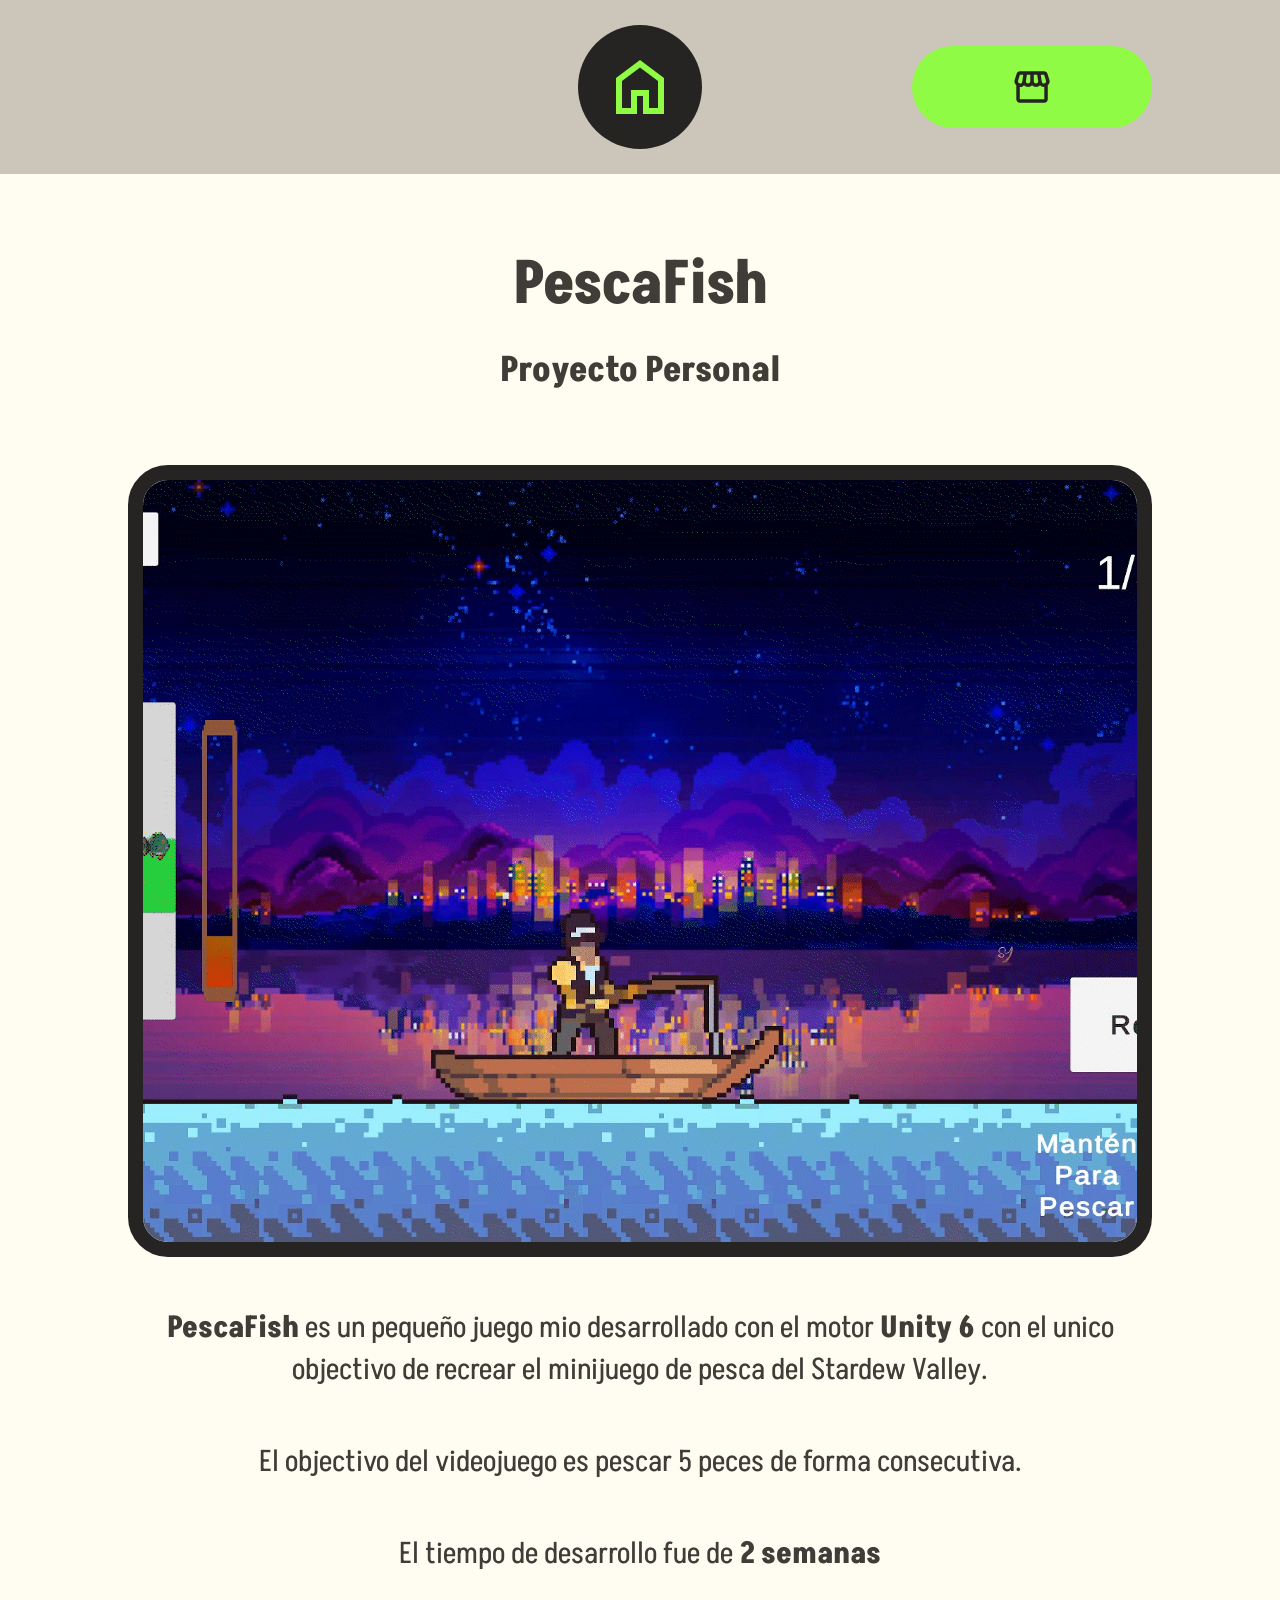
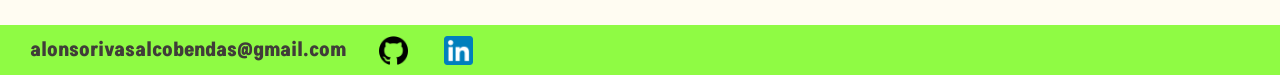
<file: html/PescaFish.html>
<!DOCTYPE html>
<html lang="en">
<head>
    <meta charset="UTF-8">
    <meta name="viewport" content="width=device-width, initial-scale=1.0">
    <title>Alonso Rivas Web Site</title>
    <link rel="stylesheet" href="../css/proyect.css">
    <link rel="stylesheet" href="../css/fuentes.css">
        <link rel="icon" href="../pictures/Logo/Mi_logo.svg">
</head>
<body>
    
    <div class="header">
            <a class="botonHome" href="../index.html">
                <img src="../pictures/projectoGeneral/home.svg" alt="">
            </a>

            <a class="botonStore" href="https://github.com/AlonsoRial/PescaFish">
                <img src="../pictures/projectoGeneral/store.svg" alt="">
            </a>

    </div>

    <div style="margin-top: 50px;">
        <!-- <h2 class="centrarH">Programador de Combates</h2> -->
        <h1 class="centrarH" >PescaFish</h1>
        <h3 class="centrarH" >Proyecto Personal</h3>
    </div>



    <div class="VentanaGrande">

        <div class="ImagenVentanaGrande">
            <img src="../pictures/Proyectos/PescaFish/pescando.gif" alt="">
        </div>
   
        <p> <strong>PescaFish</strong> es un pequeño juego mio desarrollado con el motor <strong>Unity 6</strong> con el unico objectivo de recrear el minijuego de pesca del Stardew Valley.</p>
        <p>El objectivo del videojuego es pescar 5 peces de forma consecutiva.</p>
        <p>El tiempo de desarrollo fue de <strong>2 semanas</strong></p>
      
    </div>


    <!-- <div class="VentanaLateral">
        <div class="ImagenVentanaLateral">
            <img src="../pictures/Proyectos/OverZhousands/combate.gif" alt="">
        </div>

        <div class="TextoVentanaLateral">
            <p>Programar el sistema de <strong>combate</strong></p>
        </div>

    </div>


    <div class="DobleVentana">
        <div class="VentanaIzq">
            <div class="ImagenVentanaDoble">
                <img  src="../pictures/Proyectos/OverZhousands/camara.gif" alt="">
            </div>

            <div class="TextoDobleVentana">
                <p>Programar el sistema de <strong>cámara</strong> y la rotación de elementos <strong>2D</strong></p>
            </div>
        </div>

        <div class="VentanaDer">
            <div class="ImagenVentanaDoble">
                <img  src="../pictures/Proyectos/OverZhousands/sonido.gif" alt="">
            </div>

            <div class="TextoDobleVentana">
                <p>Programar el sistema de <strong>sonido</strong> y la gestión de audio en el juego</p>
            </div>
        </div>
    </div> -->


    <div id="footer">
        <p>alonsorivasalcobendas@gmail.com</p>
        <a href="https://github.com/AlonsoRial">
            <img src="../pictures/footer/github.png" alt="alonso rivas github">
        </a>

        <a href="https://www.linkedin.com/in/alonso-rivas-alcobendas-693525209/">
            <img src="../pictures/footer/LinkedIn_icon.svg.png" alt="alonso rivas linkedin">
        </a>
    </div>

</body>
<script src="../js/proyecto.js"></script>
</html>
</file>
<file: css/proyect.css>
*{
    margin: 0px;
    padding: 0px;
    font-family: Akshar;
  
}


body{
      background-color: #FFFCF2;
      display: flex;
      flex-direction: column;
      min-height: 100vh;
      overflow-x: hidden;
}



.header{
    /* border: #252422 1px solid; */
    top: 0;
    padding: 25px 0px;
    z-index: 1;  
    position: sticky;
    background-color: #CCC5B9;
    min-height: 82px;
    opacity: 1;
    transition: opacity 0.3s ease;

    /* 3 columnas: hueco | Home (centro) | Store (derecha). Nunca se solapan */
    display: grid;
    grid-template-columns: 1fr auto 1fr;
    align-items: center;
    column-gap: 12px;
    padding-left: 10vw;
    padding-right: 10vw;
}

.botonHome{
    grid-column: 2;
    display: block;
}

.botonStore{
    grid-column: 3;
    justify-self: end;
    display: block;
}

.botonHome img,
.botonStore img{
    display: block;
    box-sizing: content-box;
    border-radius: 999px;
}

/* Home: el botón protagonista, más grande que Store */
.botonHome img{
    background-color: #252422;
    width: clamp(44px, 8.5vw, 72px);
    height: auto;
    padding: clamp(16px, 2.6vw, 26px);
}

.botonStore img{
    background-color: #8ffb44;
    width: clamp(76px, 19vw, 200px);
    height: clamp(28px, 4.6vw, 42px);
    padding: clamp(12px, 2vw, 20px);
    object-fit: contain;
}



.centrarH{
    margin: 20px;
    text-align: center;
    color: #403D39;

}

h1{
    font-size: 60px;
  
}

h2{
    font-size: 40px;
}

h3{
    font-size: 35px;
}

.VentanaGrande{
    margin-top: 50px;
    /* border: solid 2px rgb(255, 15, 15); */
    width: 80vw;
    margin-left:calc(50vw - 40vw);
    
}

.ImagenVentanaGrande{

    border:solid 15px #252422;
  
    width: auto;
    height: 762px;

    border-radius: 40px;
    overflow: hidden;
}

.ImagenVentanaGrande img{
    width: 100%;
    height: 100%;
    display: block;
    object-fit: cover;
}

.VentanaGrande p{

    margin-top: 50px;
    font-size: 30px;
    text-align: center;
}


p{
    color: #403D39;
}

.VentanaLateral{
   
    margin-top: 50px;
    align-items: center;
   
    display: inline-flex;
    width: 80vw;
    margin-left:calc(50vw - 40vw);
}


.ImagenVentanaLateral{
    border:solid 15px #252422;

    border-radius: 40px;
    overflow: hidden;
    width: 50%;
    /* flex: 0 0 800px; */
    height: 373px;
     margin-right: 40px;
}



.TextoVentanaLateral
{
    margin-left: 40px;
    /* border:solid 15px #a46e00; */
    width: 50%;
    height: auto;
}




.TextoVentanaLateral p{
    text-align: center;
    font-size: 30px;
}

.ImagenVentanaLateral img{
    width: 100%;
    height: 100%;
    display: block;
    object-fit: cover;
}




.DobleVentana{
   
    margin-top: 50px;

    display: flex;

    width: 80vw;
    margin-left:calc(50vw - 40vw);
}


.VentanaIzq{

   
    width: 35vw;
    height: auto;
    display: block;
}


.VentanaDer{

    

    margin-left: auto;

    width: 35vw;
    height: auto;
    display: block;
}

.ImagenVentanaDoble{
      
    height: 373px;
    border:solid 15px #252422;
    border-radius: 40px;
    overflow: hidden;
   
}


.ImagenVentanaDoble img{
    width: 100%;
    height: 100%;
    display: block;
    object-fit: cover;
}

.TextoDobleVentana{
    text-align: center;
        margin-top: 50px;
    font-size: 30px;
}


#footer
{
    margin-top: 50px;


    width: 100vw;
    height: 50px;
    background-color: #8ffb44;
    display: flex;
    align-items: center;
}

#footer p{
    margin-left: 30px;
    font-size: 20px;
    font-weight: bold;
    color: #403D39;
}

#footer img{
    height: 35px;
    width: auto;
    margin-left: 30px;
    display: block;
    box-sizing: border-box;
    border: 3px solid transparent; 

    transition: opacity 0.3s ease, border-color 0.3s ease; 
}

#footer img:hover{
    opacity:  1;  
    border-color:  #403D39;
}



@media only screen and (max-width: 400px) {
    
    .header{
        padding-left: 16px;
        padding-right: 16px;
        column-gap: 8px;
    }

    h1{
        font-size: 40px;
    }

    h2{
        font-size: 30px;
    }

    h3{
        font-size: 25px;
    }

   
}

@media only screen and (max-width: 800px) {
    


    #footer > p{
        font-size: 16px;
    }

    #footer img{
        margin-left: 10px;
        height: 25px;
    }

    .VentanaGrande, .VentanaLateral, .DobleVentana {
        width: 90vw;
        margin-left: calc(50vw - 45vw);
        flex-direction: column;
        
    }

    .ImagenVentanaLateral, .TextoVentanaLateral, .VentanaIzq, .VentanaDer {
        width: 100%;
        height: auto;
    }


    .ImagenVentanaDoble, .ImagenVentanaGrande, .ImagenVentanaLateral{
        height: auto;
    }

    .ImagenVentanaLateral{
        box-sizing: border-box;
    }

    .ImagenVentanaLateral img{
        width: 100%;
        height: auto;
    }
    
   .ImagenVentanaLateral, .TextoVentanaLateral{
        margin-left: 0px;
        margin-right: 0px;
   }

    .TextoVentanaLateral{
         margin-top: 50px;
    }

    .VentanaDer{
        margin-top: 50px;
    }

}
</file>
<file: css/fuentes.css>
@font-face {
    font-family: Akshar;
    src: url(../fonts/Akshar/Akshar-VariableFont_wght.ttf);
}
</file>
